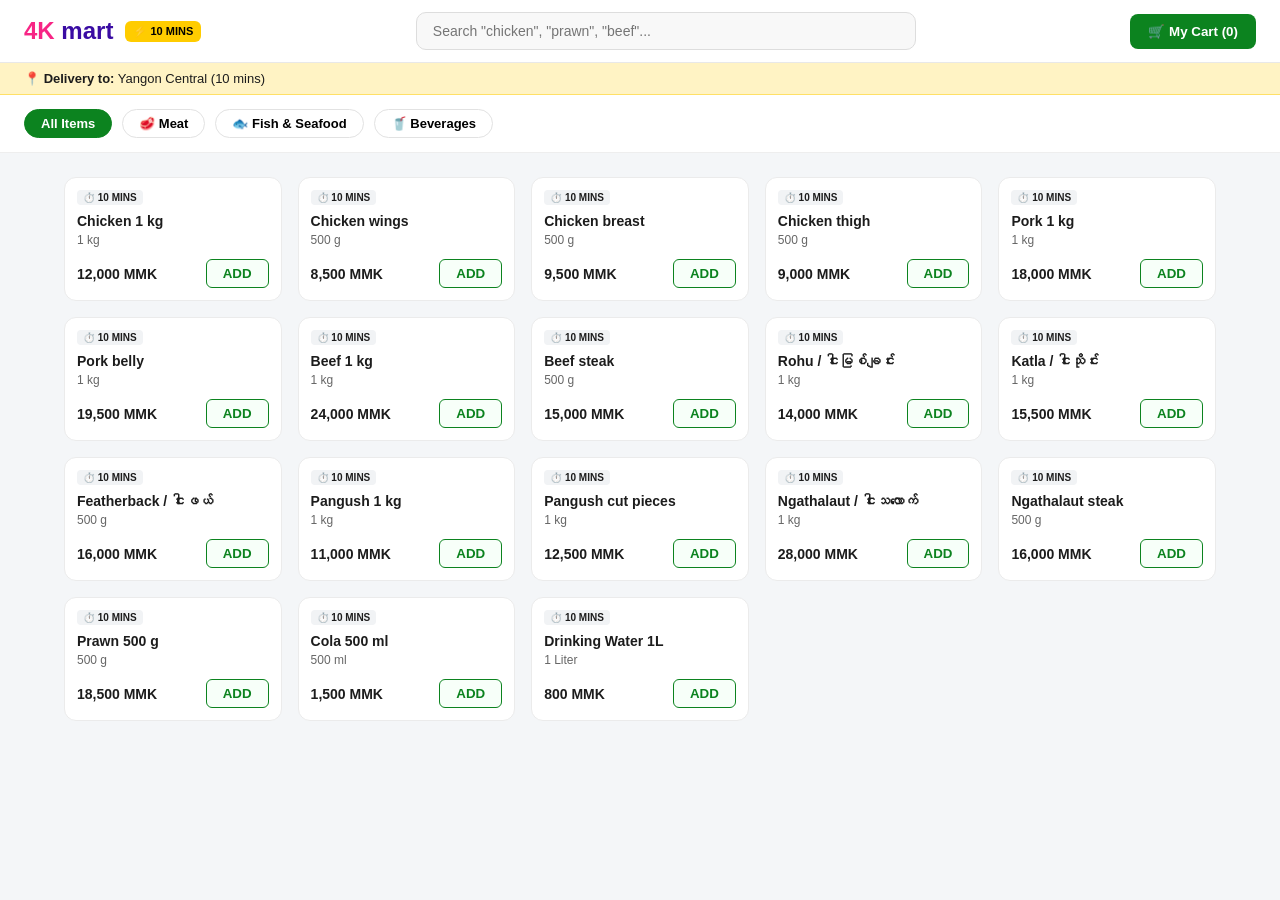
<file: index.html>
<!DOCTYPE html>
<html lang="en">
<head>
    <meta charset="UTF-8">
    <meta name="viewport" content="width=device-width, initial-scale=1.0">
    <title>4K Mart - Everything delivered in 10 minutes</title>
    <link rel="stylesheet" href="styles.css">
</head>
<body>

    <!-- Blinkit Header -->
    <header class="navbar">
        <div class="brand-section">
            <div class="logo">4K <span>mart</span></div>
            <div class="eta-badge">⚡ 10 MINS</div>
        </div>
        <div class="search-container">
            <input type="text" id="searchInput" placeholder='Search "chicken", "prawn", "beef"...' onkeyup="filterProducts()">
        </div>
        <button class="cart-btn" onclick="toggleCart()">
            🛒 My Cart (<span id="cartCount">0</span>)
        </button>
    </header>

    <!-- Sub-Header / Location Bar -->
    <div class="sub-header">
        📍 <strong>Delivery to:</strong> Yangon Central (10 mins)
    </div>

    <!-- Category Selector -->
    <nav class="categories-bar">
        <button class="cat-chip active" onclick="filterCategory('all', this)">All Items</button>
        <button class="cat-chip" onclick="filterCategory('Meat', this)">🥩 Meat</button>
        <button class="cat-chip" onclick="filterCategory('Fish', this)">🐟 Fish & Seafood</button>
        <button class="cat-chip" onclick="filterCategory('Drinks', this)">🥤 Beverages</button>
    </nav>

    <!-- Main Grid -->
    <main class="product-grid" id="productGrid"></main>

    <!-- Blinkit Side Cart Drawer -->
    <div id="cartModal" class="cart-drawer">
        <div class="cart-header">
            <h3>My Cart</h3>
            <span class="close-btn" onclick="toggleCart()">&times;</span>
        </div>
        <div id="cartItems" class="cart-body"></div>
        <div class="cart-footer">
            <div class="bill-details">
                <span>Grand Total:</span>
                <span class="total-price"><span id="cartTotal">0</span> MMK</span>
            </div>
            <button class="checkout-btn" onclick="checkout()">Checkout Order</button>
        </div>
    </div>

    <script src="script.js"></script>
</body>
</html>
</file>
<file: styles.css>
* {
    box-sizing: border-box;
    margin: 0;
    padding: 0;
    font-family: -apple-system, BlinkMacSystemFont, "Segoe UI", Roboto, Helvetica, Arial, sans-serif;
}

body {
    background-color: #f4f6f8;
    color: #1c1c1c;
    padding-bottom: 50px;
}

/* Header */
.navbar {
    display: flex;
    align-items: center;
    justify-content: space-between;
    background-color: #fff;
    padding: 12px 24px;
    border-bottom: 1px solid #e8e8e8;
    position: sticky;
    top: 0;
    z-index: 100;
}

.brand-section {
    display: flex;
    align-items: center;
    gap: 12px;
}

.logo {
    font-size: 24px;
    font-weight: 900;
    color: #f72585;
}

.logo span {
    color: #3a0ca3;
}

.eta-badge {
    background-color: #ffcc00;
    color: #000;
    font-size: 11px;
    font-weight: 800;
    padding: 4px 8px;
    border-radius: 6px;
}

.search-container {
    flex: 1;
    max-width: 500px;
    margin: 0 20px;
}

.search-container input {
    width: 100%;
    padding: 10px 16px;
    border-radius: 10px;
    border: 1px solid #ddd;
    background-color: #f8f8f8;
    outline: none;
    font-size: 14px;
}

.cart-btn {
    background-color: #0c831f;
    color: white;
    border: none;
    padding: 10px 18px;
    border-radius: 8px;
    font-weight: 700;
    cursor: pointer;
}

/* Sub-Header */
.sub-header {
    background: #fff3c4;
    padding: 8px 24px;
    font-size: 13px;
    border-bottom: 1px solid #ffe066;
}

/* Categories */
.categories-bar {
    display: flex;
    gap: 10px;
    padding: 14px 24px;
    background: #fff;
    border-bottom: 1px solid #eee;
    overflow-x: auto;
}

.cat-chip {
    border: 1px solid #e2e2e2;
    background: #fff;
    padding: 6px 16px;
    border-radius: 20px;
    cursor: pointer;
    font-weight: 600;
    font-size: 13px;
    white-space: nowrap;
}

.cat-chip.active {
    background-color: #0c831f;
    color: white;
    border-color: #0c831f;
}

/* Product Cards */
.product-grid {
    display: grid;
    grid-template-columns: repeat(auto-fill, minmax(180px, 1fr));
    gap: 16px;
    padding: 24px;
    max-width: 1200px;
    margin: 0 auto;
}

.card {
    background: #fff;
    border: 1px solid #ebebeb;
    border-radius: 12px;
    padding: 12px;
    display: flex;
    flex-direction: column;
    justify-content: space-between;
}

.card-timer {
    font-size: 10px;
    font-weight: 700;
    background: #f1f3f5;
    width: fit-content;
    padding: 2px 6px;
    border-radius: 4px;
    margin-bottom: 8px;
}

.card-title {
    font-size: 14px;
    font-weight: 700;
    margin-bottom: 4px;
}

.card-weight {
    font-size: 12px;
    color: #666;
    margin-bottom: 12px;
}

.card-footer {
    display: flex;
    align-items: center;
    justify-content: space-between;
}

.price {
    font-weight: 800;
    font-size: 14px;
}

.add-btn {
    border: 1px solid #0c831f;
    background: #f7fff9;
    color: #0c831f;
    font-weight: 800;
    padding: 6px 16px;
    border-radius: 6px;
    cursor: pointer;
}

/* Cart Drawer */
.cart-drawer {
    display: none;
    position: fixed;
    right: 0;
    top: 0;
    width: 340px;
    height: 100%;
    background: #fff;
    box-shadow: -4px 0 12px rgba(0,0,0,0.15);
    z-index: 200;
    flex-direction: column;
}

.cart-header {
    display: flex;
    justify-content: space-between;
    padding: 16px;
    border-bottom: 1px solid #eee;
}

.cart-body {
    flex: 1;
    padding: 16px;
    overflow-y: auto;
}

.cart-footer {
    padding: 16px;
    border-top: 1px solid #eee;
    background: #f9f9f9;
}

.bill-details {
    display: flex;
    justify-content: space-between;
    font-weight: 800;
    margin-bottom: 12px;
}

.checkout-btn {
    width: 100%;
    background: #0c831f;
    color: white;
    border: none;
    padding: 12px;
    border-radius: 8px;
    font-weight: 800;
    cursor: pointer;
}

.close-btn {
    cursor: pointer;
    font-size: 20px;
}
</file>
